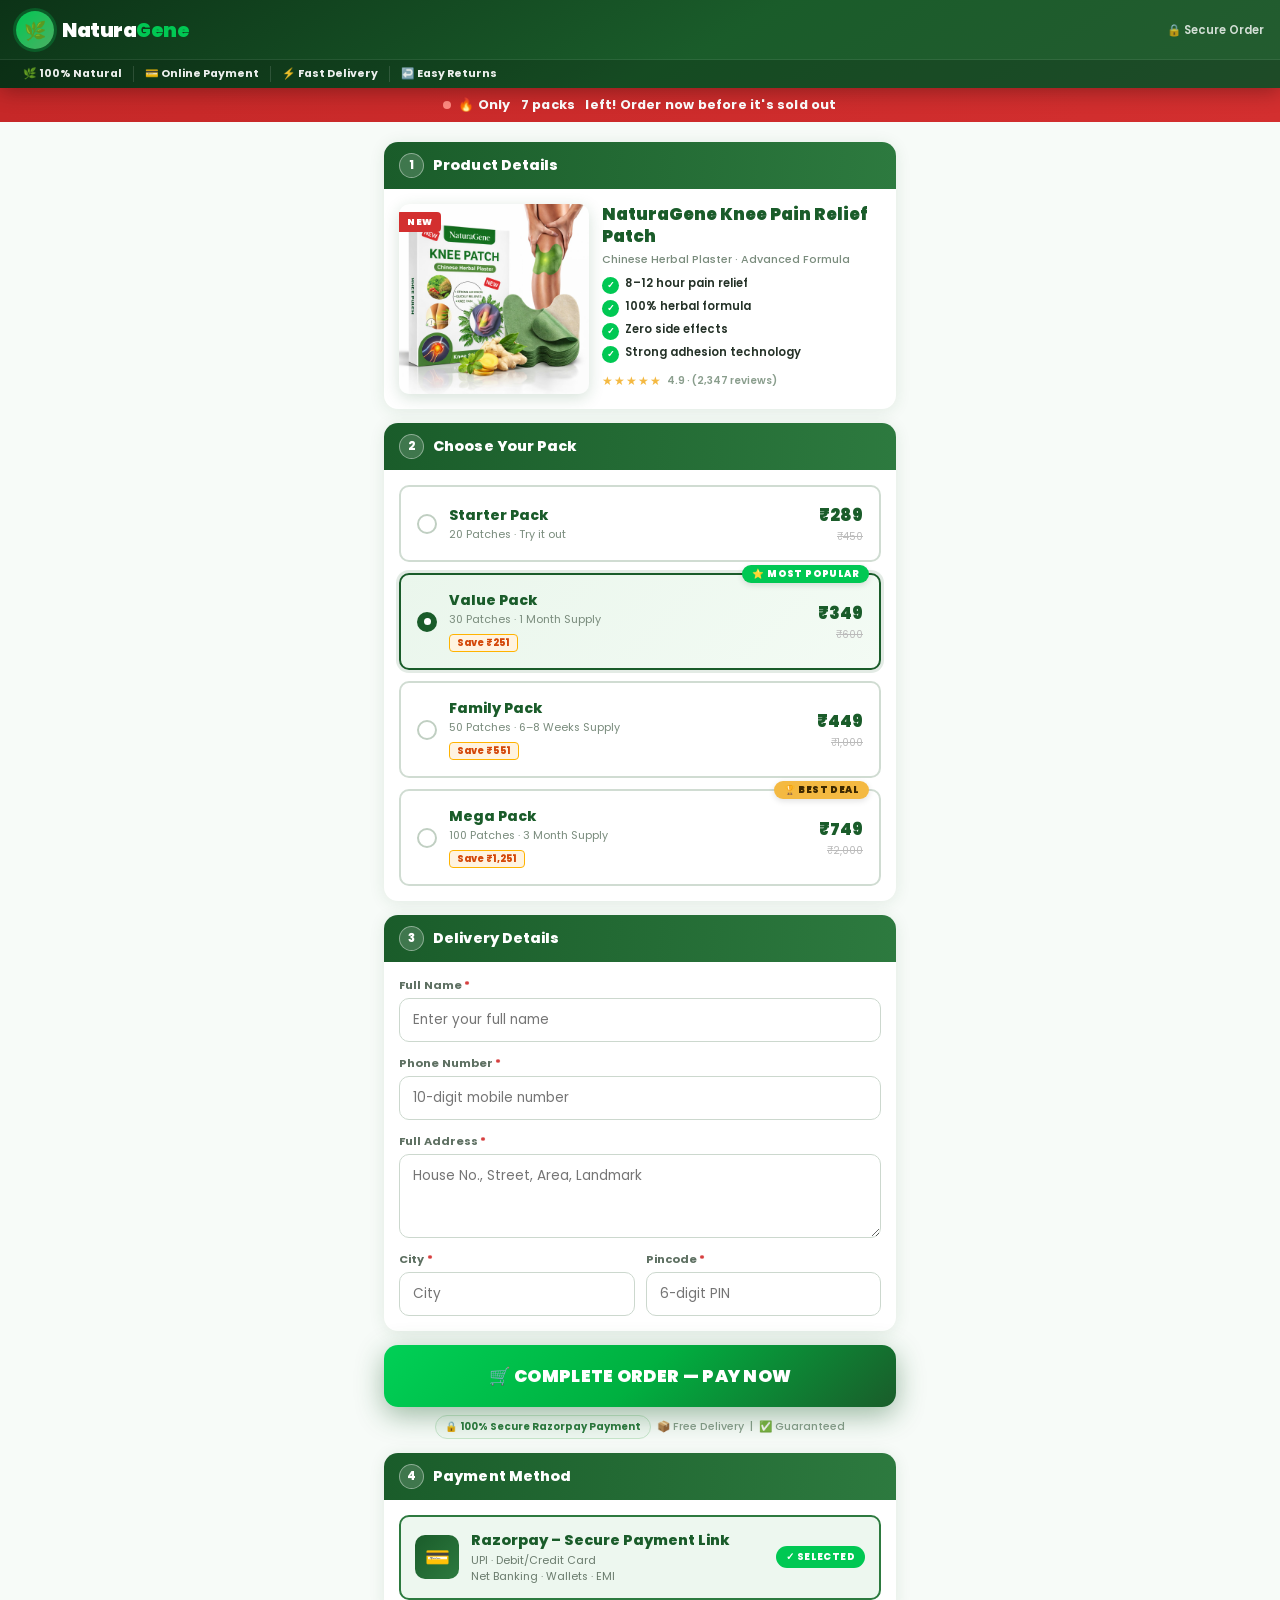
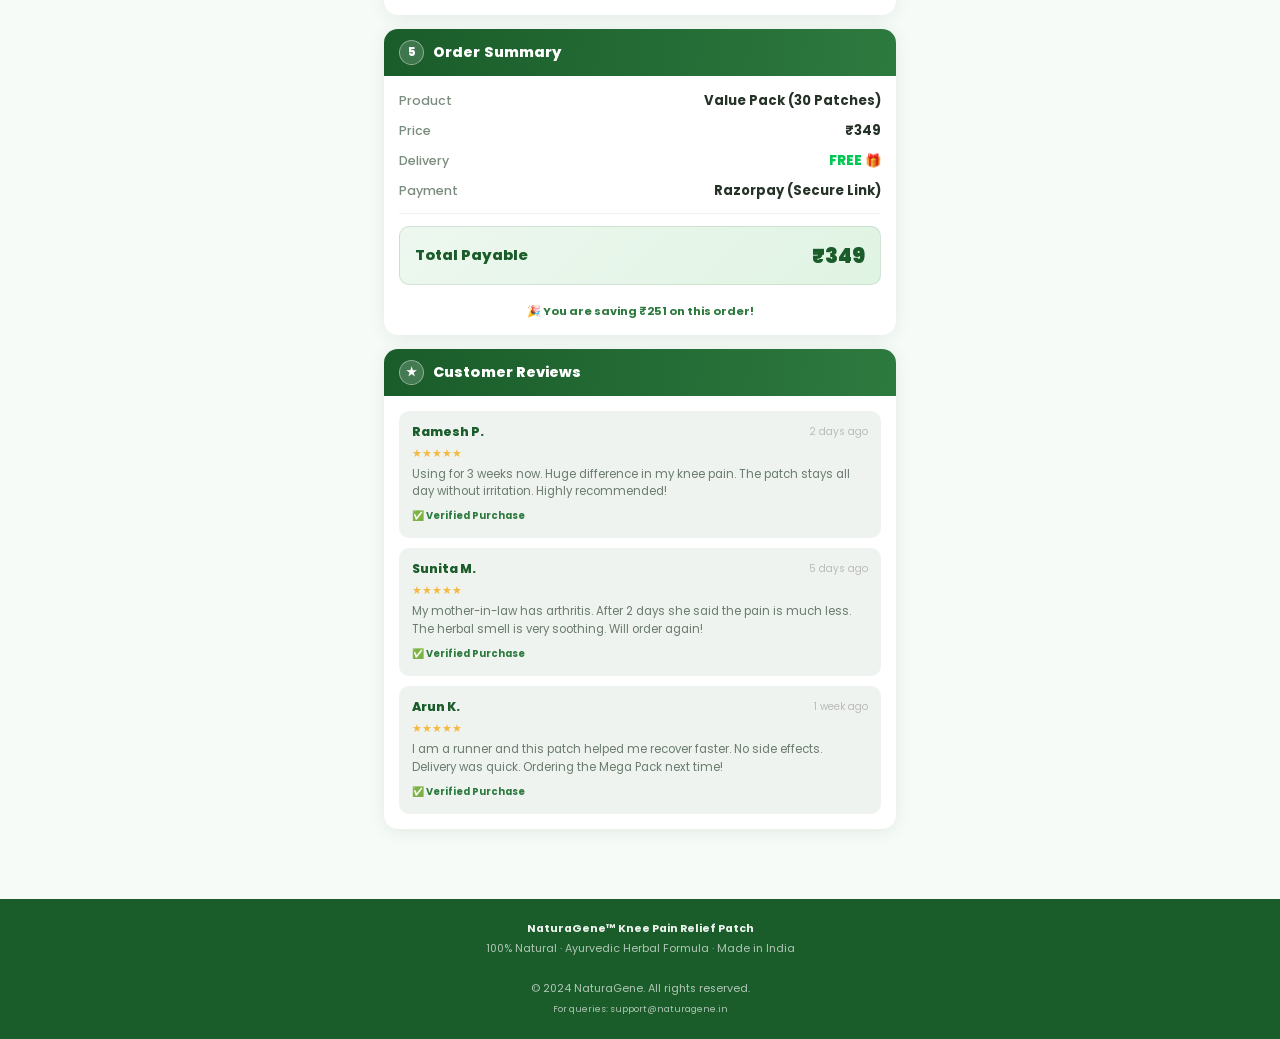
<file: checkout.html>
<!DOCTYPE html>
<html lang="en">
<head>
<meta charset="UTF-8">
<meta name="viewport" content="width=device-width, initial-scale=1.0, maximum-scale=1.0, user-scalable=no">
<title>NaturaGene &#8211; Knee Pain Relief Patch | Order Now</title>
<link href="https://fonts.googleapis.com/css2?family=Poppins:wght@400;500;600;700;800;900&display=swap" rel="stylesheet">
<style>

:root{
  --g1:#1a5c2a;--g2:#2d7a3f;--g3:#4caf63;--g4:#edf7ef;
  --g5:#00c853;--gold:#f4b942;--red:#d32f2f;
  --white:#fff;--off:#f7fbf8;--gray:#eef3ef;--body:#253228;
  --sh:0 2px 16px rgba(26,92,42,.10);--r:14px;--rs:10px;
}
*,*::before,*::after{box-sizing:border-box;margin:0;padding:0;}
html{font-size:16px;scroll-behavior:smooth;}
body{font-family:'Poppins',sans-serif;background:var(--off);color:var(--body);overflow-x:hidden;-webkit-text-size-adjust:100%;}
header{background:linear-gradient(150deg,#0c3317 0%,var(--g1) 55%,#245c30 100%);position:sticky;top:0;z-index:300;box-shadow:0 3px 20px rgba(0,0,0,.32);}
.hdr-top{display:flex;align-items:center;justify-content:space-between;padding:11px 16px 10px;border-bottom:1px solid rgba(255,255,255,.08);min-height:52px;}
.logo{display:flex;align-items:center;gap:8px;text-decoration:none;}
.logo-icon{width:38px;height:38px;border-radius:50%;flex-shrink:0;background:linear-gradient(135deg,#00c853,#4caf63);display:flex;align-items:center;justify-content:center;font-size:18px;box-shadow:0 0 0 3px rgba(0,200,83,.25);}
.logo-text{font-size:1.22rem;font-weight:900;color:#fff;letter-spacing:-.5px;}
.logo-text span{color:#00c853;}
.hdr-sec{font-size:.72rem;color:rgba(255,255,255,.8);font-weight:600;display:flex;align-items:center;gap:4px;}
.trust-bar{background:rgba(0,0,0,.18);overflow-x:auto;scrollbar-width:none;display:flex;align-items:center;padding:6px 12px;gap:0;}
.trust-bar::-webkit-scrollbar{display:none;}
.trust-item{display:flex;align-items:center;gap:5px;white-space:nowrap;font-size:.68rem;font-weight:700;color:rgba(255,255,255,.92);padding:0 11px;border-right:1px solid rgba(255,255,255,.13);}
.trust-item:last-child{border-right:none;}
.urgency{background:linear-gradient(90deg,#c62828,var(--red));color:#fff;text-align:center;padding:8px 14px;font-size:.8rem;font-weight:700;letter-spacing:.2px;display:flex;align-items:center;justify-content:center;gap:7px;animation:pulseB 2.4s ease-in-out infinite;}
@keyframes pulseB{0%,100%{opacity:1;}50%{opacity:.84;}}
.udot{width:8px;height:8px;background:#ff8a80;border-radius:50%;animation:blink 1.1s infinite;flex-shrink:0;}
@keyframes blink{0%,100%{opacity:1;}50%{opacity:.15;}}
main{max-width:560px;margin:0 auto;padding:14px 12px 60px;display:flex;flex-direction:column;gap:14px;}
.card{background:var(--white);border-radius:var(--r);box-shadow:var(--sh);overflow:hidden;animation:fadeUp .45s ease both;}
@keyframes fadeUp{from{opacity:0;transform:translateY(16px);}to{opacity:1;transform:none;}}
.card:nth-child(1){animation-delay:.05s;}.card:nth-child(2){animation-delay:.10s;}.card:nth-child(3){animation-delay:.15s;}.card:nth-child(4){animation-delay:.20s;}.card:nth-child(5){animation-delay:.25s;}.card:nth-child(6){animation-delay:.30s;}
.ch{background:linear-gradient(95deg,var(--g1) 0%,var(--g2) 100%);padding:11px 15px;display:flex;align-items:center;gap:9px;}
.cn{width:25px;height:25px;border-radius:50%;flex-shrink:0;background:rgba(255,255,255,.16);border:1.5px solid rgba(255,255,255,.4);display:flex;align-items:center;justify-content:center;font-size:.72rem;font-weight:800;color:#fff;}
.ch h2{font-size:.9rem;font-weight:800;color:#fff;letter-spacing:.1px;}
.cb{padding:15px;}
.prod-layout{display:flex;gap:13px;align-items:flex-start;}
.prod-img-wrap{flex-shrink:0;width:145px;height:145px;border-radius:var(--rs);overflow:hidden;background:#f0f8f2;box-shadow:0 4px 16px rgba(26,92,42,.18);position:relative;}
.prod-img-wrap img{width:100%;height:100%;object-fit:cover;display:block;}
.img-badge{position:absolute;top:8px;left:0;background:var(--red);color:#fff;font-size:.57rem;font-weight:900;padding:3px 8px;border-radius:0 4px 4px 0;text-transform:uppercase;letter-spacing:.6px;}
.prod-info{flex:1;min-width:0;}
.prod-name{font-size:.97rem;font-weight:900;color:var(--g1);line-height:1.3;margin-bottom:4px;}
.prod-sub{font-size:.68rem;color:#7a8c7d;margin-bottom:8px;font-weight:500;}
.ben-list{list-style:none;display:flex;flex-direction:column;gap:5px;}
.ben-list li{display:flex;align-items:flex-start;gap:6px;font-size:.72rem;font-weight:600;color:var(--body);line-height:1.35;}
.chk{width:17px;height:17px;border-radius:50%;flex-shrink:0;background:#00c853;display:flex;align-items:center;justify-content:center;color:#fff;font-size:9px;font-weight:900;margin-top:1px;}
.stars-row{display:flex;align-items:center;gap:5px;margin-top:9px;}
.stars{color:var(--gold);font-size:12px;letter-spacing:1px;}
.rtext{font-size:.65rem;color:#8a9e8d;font-weight:600;}
/* PACK SELECTION - CRITICAL FIX */
.packs{display:flex;flex-direction:column;gap:11px;}
.pack{border:2.5px solid #d0dcd2;border-radius:var(--rs);padding:13px 14px 12px;cursor:pointer;display:flex;align-items:center;gap:12px;position:relative;background:var(--white);user-select:none;transition:border-color .22s,background .22s,transform .15s,box-shadow .22s;-webkit-tap-highlight-color:transparent;outline:none;}
.pack:active{transform:scale(.985);}
.pack.sel{border-color:var(--g1)!important;background:linear-gradient(135deg,#eaf6ec,#f3fbf4)!important;box-shadow:0 0 0 3px rgba(26,92,42,.12)!important;}
.prad{width:20px;height:20px;border-radius:50%;flex-shrink:0;border:2.5px solid #c0cfc2;display:flex;align-items:center;justify-content:center;transition:border-color .2s,background .2s;pointer-events:none;}
.pack.sel .prad{border-color:var(--g1)!important;background:var(--g1)!important;}
.prad-dot{width:7px;height:7px;background:#fff;border-radius:50%;opacity:0;transition:opacity .18s;pointer-events:none;}
.pack.sel .prad-dot{opacity:1!important;}
.pdet{flex:1;min-width:0;pointer-events:none;}
.pname{font-size:.88rem;font-weight:800;color:var(--g1);}
.pdesc{font-size:.68rem;color:#7a8c7d;margin-top:1px;}
.psave{display:inline-block;background:#fff3e0;border:1px solid #ffb300;color:#d4480a;font-size:.6rem;font-weight:800;padding:1px 7px;border-radius:4px;margin-top:4px;}
.pprice-wrap{text-align:right;flex-shrink:0;pointer-events:none;}
.pprice{font-size:1.0rem;font-weight:900;color:var(--g1);white-space:nowrap;}
.pold{font-size:.65rem;color:#bbb;text-decoration:line-through;display:block;margin-top:1px;}
.ptag{position:absolute;top:-10px;right:10px;padding:2px 10px;border-radius:20px;font-size:.59rem;font-weight:900;letter-spacing:.4px;text-transform:uppercase;box-shadow:0 2px 6px rgba(0,0,0,.12);pointer-events:none;}
.ptag-pop{background:#00c853;color:#fff;}
.ptag-deal{background:var(--gold);color:#3d2800;}
.fgrid{display:flex;flex-direction:column;gap:13px;}
.frow{display:grid;grid-template-columns:1fr 1fr;gap:11px;}
.field{display:flex;flex-direction:column;gap:4px;}
.field label{font-size:.7rem;font-weight:700;color:#5e7062;letter-spacing:.1px;}
.req{color:var(--red);}
.field input,.field textarea{border:1.5px solid #ccd8ce;border-radius:var(--rs);padding:11px 13px;font-family:'Poppins',sans-serif;font-size:.85rem;color:var(--body);background:var(--white);outline:none;width:100%;-webkit-appearance:none;appearance:none;transition:border-color .2s,box-shadow .2s;}
.field input:focus,.field textarea:focus{border-color:var(--g2);box-shadow:0 0 0 3px rgba(45,122,63,.1);}
.field textarea{resize:vertical;min-height:62px;}
.ferr{font-size:.65rem;color:var(--red);font-weight:600;display:none;margin-top:2px;}
.field.err .ferr{display:block;}
.field.err input,.field.err textarea{border-color:var(--red);box-shadow:0 0 0 2.5px rgba(211,47,47,.1);}
.pay-opt{border:2px solid var(--g2);border-radius:var(--rs);padding:13px 14px;background:var(--g4);display:flex;align-items:center;gap:12px;}
.pay-icon{width:44px;height:44px;border-radius:var(--rs);flex-shrink:0;background:linear-gradient(135deg,var(--g1),var(--g2));display:flex;align-items:center;justify-content:center;font-size:20px;}
.pay-title{font-size:.9rem;font-weight:800;color:var(--g1);}
.pay-sub{font-size:.68rem;color:#6b7c6e;margin-top:2px;line-height:1.45;}
.pay-badge{margin-left:auto;flex-shrink:0;background:#00c853;color:#fff;font-size:.61rem;font-weight:800;padding:4px 10px;border-radius:20px;text-transform:uppercase;letter-spacing:.4px;}
.srows{display:flex;flex-direction:column;gap:10px;}
.srow{display:flex;justify-content:space-between;align-items:center;}
.slabel{font-size:.78rem;color:#7a8c7d;font-weight:500;}
.sval{font-size:.82rem;font-weight:700;color:var(--body);text-align:right;}
.sfree{font-size:.82rem;font-weight:800;color:#00c853;}
.sdiv{height:1px;background:var(--gray);margin:2px 0;}
.stot{display:flex;justify-content:space-between;align-items:center;background:linear-gradient(135deg,var(--g4),#e0f4e3);border-radius:var(--rs);padding:13px 15px;border:1.5px solid rgba(26,92,42,.12);}
.stot-lbl{font-size:.92rem;font-weight:800;color:var(--g1);}
.stot-price{font-size:1.28rem;font-weight:900;color:var(--g1);}
.you-save{text-align:center;font-size:.7rem;font-weight:700;color:var(--g2);margin-top:8px;}
.revs{display:flex;flex-direction:column;gap:10px;}
.rev{background:var(--gray);border-radius:var(--rs);padding:12px 13px;}
.rev-top{display:flex;align-items:center;justify-content:space-between;margin-bottom:4px;}
.rev-name{font-size:.77rem;font-weight:800;color:var(--g1);}
.rev-date{font-size:.63rem;color:#bbb;}
.rev-stars{color:var(--gold);font-size:11px;margin-bottom:4px;}
.rev-text{font-size:.72rem;color:#6b7c6e;line-height:1.55;}
.verified{display:inline-flex;align-items:center;gap:3px;font-size:.61rem;color:var(--g2);font-weight:700;margin-top:5px;}
.cta-wrap{display:flex;flex-direction:column;gap:0;}
.btn-confirm{width:100%;padding:17px 20px;background:linear-gradient(135deg,#00d056,#00b040,#1a5c2a);color:#fff;font-family:'Poppins',sans-serif;font-size:1.02rem;font-weight:900;letter-spacing:.3px;text-transform:uppercase;border:none;border-radius:var(--r);cursor:pointer;display:flex;align-items:center;justify-content:center;gap:10px;box-shadow:0 8px 28px rgba(26,92,42,.42);transition:transform .15s,box-shadow .15s;position:relative;overflow:hidden;-webkit-tap-highlight-color:transparent;}
.btn-confirm::before{content:'';position:absolute;inset:0;background:rgba(255,255,255,.12);opacity:0;transition:.2s;}
.btn-confirm:hover::before{opacity:1;}
.btn-confirm:hover{transform:translateY(-2px);box-shadow:0 12px 36px rgba(26,92,42,.52);}
.btn-confirm:active{transform:scale(.985);}
.btn-confirm.loading{pointer-events:none;opacity:.84;}
.spinner{width:20px;height:20px;flex-shrink:0;border:2.5px solid rgba(255,255,255,.3);border-top-color:#fff;border-radius:50%;animation:spin .7s linear infinite;display:none;}
.btn-confirm.loading .spinner{display:block;}
.btn-confirm.loading .btext{display:none;}
@keyframes spin{to{transform:rotate(360deg);}}
.btn-sub{text-align:center;font-size:.67rem;color:#8a9e8d;font-weight:500;margin-top:8px;display:flex;align-items:center;justify-content:center;gap:5px;flex-wrap:wrap;}
.toast{position:fixed;bottom:20px;left:50%;transform:translateX(-50%) translateY(60px);background:var(--g1);color:#fff;padding:10px 22px;border-radius:30px;font-size:.78rem;font-weight:700;box-shadow:0 6px 20px rgba(0,0,0,.26);transition:transform .3s cubic-bezier(.34,1.56,.64,1),opacity .3s;opacity:0;z-index:9999;white-space:nowrap;pointer-events:none;}
.toast.show{transform:translateX(-50%) translateY(0);opacity:1;}
footer{background:var(--g1);color:rgba(255,255,255,.65);text-align:center;padding:20px 16px;font-size:.68rem;line-height:1.85;}
footer strong{color:rgba(255,255,255,.92);}
@media(max-width:360px){.prod-img-wrap{width:120px;height:120px;}.prod-name{font-size:.88rem;}.pprice{font-size:.92rem;}.trust-item{font-size:.62rem;padding:0 8px;}.btn-confirm{font-size:.9rem;padding:15px 16px;}}
@media(min-width:600px){main{padding:20px 24px 70px;}.prod-img-wrap{width:175px;height:175px;}.prod-name{font-size:1.05rem;}.pack{padding:15px 16px;}.pprice{font-size:1.05rem;}.btn-confirm{font-size:1.08rem;padding:18px 24px;}}
@media(min-width:900px){main{max-width:560px;}.prod-img-wrap{width:190px;height:190px;}}
::-webkit-scrollbar{width:4px;}
::-webkit-scrollbar-thumb{background:var(--g2);border-radius:10px;}

/* CTA placed below delivery */
.cta-delivery { margin-top: 0; }
.cta-delivery .btn-confirm { width: 100%; }
.pay-info-bar {
  display: flex; align-items: center; justify-content: center;
  gap: 6px; flex-wrap: wrap;
  font-size: .67rem; color: #8a9e8d; font-weight: 500; margin-top: 8px;
}
.secure-badge {
  display: inline-flex; align-items: center; gap: 4px;
  background: #f0f8f2; border: 1px solid #c8e6cc;
  color: #2d7a3f; font-size: .63rem; font-weight: 700;
  padding: 3px 9px; border-radius: 20px;
}

</style>
</head>
<body>

<!-- HEADER -->
<header>
  <div class="hdr-top">
    <a href="#" class="logo">
      <div class="logo-icon">&#127807;</div>
      <span class="logo-text">Natura<span>Gene</span></span>
    </a>
    <div class="hdr-sec">&#128274; Secure Order</div>
  </div>
  <div class="trust-bar">
    <div class="trust-item">&#127807; 100% Natural</div>
    <div class="trust-item">&#128179; Online Payment</div>
    <div class="trust-item">&#9889; Fast Delivery</div>
    <div class="trust-item">&#8617;&#65039; Easy Returns</div>
  </div>
</header>

<!-- URGENCY BANNER -->
<div class="urgency">
  <div class="udot"></div>
  &#128293; Only <strong id="stockCount">&nbsp;7 packs&nbsp;</strong> left! Order now before it&apos;s sold out
</div>

<main>

  <!-- 1. PRODUCT DETAILS -->
  <div class="card">
    <div class="ch"><div class="cn">1</div><h2>Product Details</h2></div>
    <div class="cb">
      <div class="prod-layout">
        <div class="prod-img-wrap">
          <span class="img-badge">NEW</span>
          <img src="[data-uri]" alt="NaturaGene Knee Pain Relief Patch" loading="eager">
        </div>
        <div class="prod-info">
          <div class="prod-name">NaturaGene Knee Pain Relief Patch</div>
          <div class="prod-sub">Chinese Herbal Plaster &middot; Advanced Formula</div>
          <ul class="ben-list">
            <li><span class="chk">&#10003;</span>8&#8211;12 hour pain relief</li>
            <li><span class="chk">&#10003;</span>100% herbal formula</li>
            <li><span class="chk">&#10003;</span>Zero side effects</li>
            <li><span class="chk">&#10003;</span>Strong adhesion technology</li>
          </ul>
          <div class="stars-row">
            <span class="stars">&#9733;&#9733;&#9733;&#9733;&#9733;</span>
            <span class="rtext">4.9 &middot; (2,347 reviews)</span>
          </div>
        </div>
      </div>
    </div>
  </div>

  <!-- 2. CHOOSE PACK -->
  <div class="card">
    <div class="ch"><div class="cn">2</div><h2>Choose Your Pack</h2></div>
    <div class="cb">
      <div class="packs" id="packsContainer">

        <div class="pack" id="pack-289"
             data-price="289"
             data-name="Starter Pack (20 Patches)"
             data-saving="161"
             onclick="selectPack(this)">
          <div class="prad"><div class="prad-dot"></div></div>
          <div class="pdet">
            <div class="pname">Starter Pack</div>
            <div class="pdesc">20 Patches &middot; Try it out</div>
          </div>
          <div class="pprice-wrap">
            <div class="pprice">&#8377;289</div>
            <span class="pold">&#8377;450</span>
          </div>
        </div>

        <div class="pack sel" id="pack-349"
             data-price="349"
             data-name="Value Pack (30 Patches)"
             data-saving="251"
             onclick="selectPack(this)">
          <span class="ptag ptag-pop">&#11088; Most Popular</span>
          <div class="prad"><div class="prad-dot"></div></div>
          <div class="pdet">
            <div class="pname">Value Pack</div>
            <div class="pdesc">30 Patches &middot; 1 Month Supply</div>
            <span class="psave">Save &#8377;251</span>
          </div>
          <div class="pprice-wrap">
            <div class="pprice">&#8377;349</div>
            <span class="pold">&#8377;600</span>
          </div>
        </div>

        <div class="pack" id="pack-449"
             data-price="449"
             data-name="Family Pack (50 Patches)"
             data-saving="551"
             onclick="selectPack(this)">
          <div class="prad"><div class="prad-dot"></div></div>
          <div class="pdet">
            <div class="pname">Family Pack</div>
            <div class="pdesc">50 Patches &middot; 6&#8211;8 Weeks Supply</div>
            <span class="psave">Save &#8377;551</span>
          </div>
          <div class="pprice-wrap">
            <div class="pprice">&#8377;449</div>
            <span class="pold">&#8377;1,000</span>
          </div>
        </div>

        <div class="pack" id="pack-749"
             data-price="749"
             data-name="Mega Pack (100 Patches)"
             data-saving="1251"
             onclick="selectPack(this)">
          <span class="ptag ptag-deal">&#127942; Best Deal</span>
          <div class="prad"><div class="prad-dot"></div></div>
          <div class="pdet">
            <div class="pname">Mega Pack</div>
            <div class="pdesc">100 Patches &middot; 3 Month Supply</div>
            <span class="psave">Save &#8377;1,251</span>
          </div>
          <div class="pprice-wrap">
            <div class="pprice">&#8377;749</div>
            <span class="pold">&#8377;2,000</span>
          </div>
        </div>

      </div>
    </div>
  </div>

  <!-- 3. DELIVERY DETAILS -->
  <div class="card">
    <div class="ch"><div class="cn">3</div><h2>Delivery Details</h2></div>
    <div class="cb">
      <div class="fgrid">
        <div class="field" id="f-name">
          <label for="inp-name">Full Name <span class="req">*</span></label>
          <input type="text" id="inp-name" placeholder="Enter your full name" autocomplete="name">
          <span class="ferr">Please enter your full name</span>
        </div>
        <div class="field" id="f-phone">
          <label for="inp-phone">Phone Number <span class="req">*</span></label>
          <input type="tel" id="inp-phone" placeholder="10-digit mobile number" maxlength="10" inputmode="numeric">
          <span class="ferr">Enter a valid 10-digit number</span>
        </div>
        <div class="field" id="f-address">
          <label for="inp-address">Full Address <span class="req">*</span></label>
          <textarea id="inp-address" placeholder="House No., Street, Area, Landmark" rows="3"></textarea>
          <span class="ferr">Please enter your delivery address</span>
        </div>
        <div class="frow">
          <div class="field" id="f-city">
            <label for="inp-city">City <span class="req">*</span></label>
            <input type="text" id="inp-city" placeholder="City">
            <span class="ferr">Enter your city</span>
          </div>
          <div class="field" id="f-pin">
            <label for="inp-pin">Pincode <span class="req">*</span></label>
            <input type="text" id="inp-pin" placeholder="6-digit PIN" maxlength="6" inputmode="numeric">
            <span class="ferr">Enter valid 6-digit PIN</span>
          </div>
        </div>
      </div>
    </div>
  </div>

  <!-- ── CTA: positioned right after delivery details ── -->
  <div class="cta-delivery">
    <button class="btn-confirm" id="btnConfirm" onclick="startPayment()">
      <div class="spinner"></div>
      <span class="btext">&#128722; Complete Order &#8212; Pay Now</span>
    </button>
    <div class="pay-info-bar">
      <span class="secure-badge">&#128274; 100% Secure Razorpay Payment</span>
      <span>&#128230; Free Delivery &nbsp;|&nbsp; &#9989; Guaranteed</span>
    </div>
  </div>

  <!-- 4. PAYMENT METHOD -->
  <div class="card">
    <div class="ch"><div class="cn">4</div><h2>Payment Method</h2></div>
    <div class="cb">
      <div class="pay-opt">
        <div class="pay-icon">&#128179;</div>
        <div>
          <div class="pay-title">Razorpay &#8211; Secure Payment Link</div>
          <div class="pay-sub">UPI &middot; Debit/Credit Card<br>Net Banking &middot; Wallets &middot; EMI</div>
        </div>
        <span class="pay-badge">&#10003; Selected</span>
      </div>
    </div>
  </div>

  <!-- 5. ORDER SUMMARY -->
  <div class="card">
    <div class="ch"><div class="cn">5</div><h2>Order Summary</h2></div>
    <div class="cb">
      <div class="srows">
        <div class="srow">
          <span class="slabel">Product</span>
          <span class="sval" id="s-product">Value Pack (30 Patches)</span>
        </div>
        <div class="srow">
          <span class="slabel">Price</span>
          <span class="sval" id="s-price">&#8377;349</span>
        </div>
        <div class="srow">
          <span class="slabel">Delivery</span>
          <span class="sfree">FREE &#127873;</span>
        </div>
        <div class="srow">
          <span class="slabel">Payment</span>
          <span class="sval">Razorpay (Secure Link)</span>
        </div>
        <div class="sdiv"></div>
        <div class="stot">
          <span class="stot-lbl">Total Payable</span>
          <span class="stot-price" id="s-total">&#8377;349</span>
        </div>
        <p class="you-save" id="s-save">&#127881; You are saving &#8377;251 on this order!</p>
      </div>
    </div>
  </div>

  <!-- CUSTOMER REVIEWS -->
  <div class="card">
    <div class="ch">
      <div class="cn" style="background:rgba(255,255,255,.18);">&#9733;</div>
      <h2>Customer Reviews</h2>
    </div>
    <div class="cb">
      <div class="revs">
        <div class="rev">
          <div class="rev-top"><span class="rev-name">Ramesh P.</span><span class="rev-date">2 days ago</span></div>
          <div class="rev-stars">&#9733;&#9733;&#9733;&#9733;&#9733;</div>
          <p class="rev-text">Using for 3 weeks now. Huge difference in my knee pain. The patch stays all day without irritation. Highly recommended!</p>
          <span class="verified">&#9989; Verified Purchase</span>
        </div>
        <div class="rev">
          <div class="rev-top"><span class="rev-name">Sunita M.</span><span class="rev-date">5 days ago</span></div>
          <div class="rev-stars">&#9733;&#9733;&#9733;&#9733;&#9733;</div>
          <p class="rev-text">My mother-in-law has arthritis. After 2 days she said the pain is much less. The herbal smell is very soothing. Will order again!</p>
          <span class="verified">&#9989; Verified Purchase</span>
        </div>
        <div class="rev">
          <div class="rev-top"><span class="rev-name">Arun K.</span><span class="rev-date">1 week ago</span></div>
          <div class="rev-stars">&#9733;&#9733;&#9733;&#9733;&#9733;</div>
          <p class="rev-text">I am a runner and this patch helped me recover faster. No side effects. Delivery was quick. Ordering the Mega Pack next time!</p>
          <span class="verified">&#9989; Verified Purchase</span>
        </div>
      </div>
    </div>
  </div>

</main>

<footer>
  <strong>NaturaGene&trade; Knee Pain Relief Patch</strong><br>
  100% Natural &middot; Ayurvedic Herbal Formula &middot; Made in India<br><br>
  &copy; 2024 NaturaGene. All rights reserved.<br>
  <small>For queries: support@naturagene.in</small>
</footer>

<!-- Toast notification -->
<div class="toast" id="toast"></div>

<script>

// ── Payment Links ────────────────────────────────────
var PAYMENT_LINKS = {
  "289": "https://rzp.io/rzp/03nfm4Pi",
  "349": "https://rzp.io/rzp/uB4yH81",
  "449": "https://rzp.io/rzp/wzI0RbX7",
  "749": "https://rzp.io/rzp/MB3wy58"
};

// ── Google Sheet URL ─────────────────────────────────
var SHEET_URL = "https://script.google.com/macros/s/AKfycbzWpdVOZN5m92OPiW79Of2IPEsQA0yi0-IUgDl9HWLGN4vPwAoAEc8_AFhtCh6-q24/exec";
var WA_NUM    = "917383929008";

// ── Read URL params (for landing page links) ─────────
var urlParams  = new URLSearchParams(window.location.search);
var urlPrice   = urlParams.get("price");
var urlPkName  = urlParams.get("name");

// ── Pack state (default: Value Pack 349) ─────────────
var selectedPrice  = urlPrice ? parseInt(urlPrice, 10) : 349;
var selectedName   = urlPkName  ? decodeURIComponent(urlPkName) : "Value Pack (30 Patches)";
var selectedSaving = 251;

// Auto-select pack if price came from URL
if (urlPrice) {
  var packEl = document.querySelector('[data-price="' + urlPrice + '"]');
  if (packEl) {
    document.querySelectorAll('.pack').forEach(function(p){ p.classList.remove('sel'); });
    packEl.classList.add('sel');
    selectedSaving = parseInt(packEl.getAttribute('data-saving'), 10) || 0;
  }
}

// ── Pack Selection ───────────────────────────────────
function selectPack(el) {
  document.querySelectorAll('.pack').forEach(function(p){ p.classList.remove('sel'); });
  el.classList.add('sel');
  selectedPrice  = parseInt(el.getAttribute('data-price'), 10);
  selectedName   = el.getAttribute('data-name');
  selectedSaving = parseInt(el.getAttribute('data-saving'), 10);
  updateSummary();
}

function updateSummary() {
  var priceStr = '\u20B9' + selectedPrice;
  document.getElementById('s-product').textContent = selectedName;
  document.getElementById('s-price').textContent   = priceStr;
  document.getElementById('s-total').textContent   = priceStr;
  document.getElementById('s-save').textContent    =
    '\uD83C\uDF89 You are saving \u20B9' + selectedSaving + ' on this order!';
}

// ── Form Validation ──────────────────────────────────
function validateForm() {
  var ok = true;
  var fields = [
    { iid: 'inp-name',    fid: 'f-name',    fn: function(v){ return v.trim().length >= 2; } },
    { iid: 'inp-phone',   fid: 'f-phone',   fn: function(v){ return /^[6-9][0-9]{9}$/.test(v.trim()); } },
    { iid: 'inp-address', fid: 'f-address', fn: function(v){ return v.trim().length >= 5; } },
    { iid: 'inp-city',    fid: 'f-city',    fn: function(v){ return v.trim().length >= 2; } },
    { iid: 'inp-pin',     fid: 'f-pin',     fn: function(v){ return /^[0-9]{6}$/.test(v.trim()); } }
  ];
  for (var i = 0; i < fields.length; i++) {
    var f     = fields[i];
    var input = document.getElementById(f.iid);
    var wrap  = document.getElementById(f.fid);
    if (!f.fn(input.value)) {
      wrap.classList.add('err');
      ok = false;
      (function(inp, w, fn){
        function live(){ if(fn(inp.value)){ w.classList.remove('err'); inp.removeEventListener('input',live); } }
        inp.addEventListener('input', live);
      })(input, wrap, f.fn);
    } else {
      wrap.classList.remove('err');
    }
  }
  return ok;
}

// ── Save to Google Sheet ─────────────────────────────
function saveToSheet(data) {
  // Method 1: image pixel (CORS-free)
  try {
    var q = Object.keys(data).map(function(k){
      return encodeURIComponent(k) + '=' + encodeURIComponent(data[k]);
    }).join('&');
    new Image().src = SHEET_URL + '?' + q;
  } catch(e){}
  // Method 2: fetch no-cors backup
  try {
    fetch(SHEET_URL, {
      method: 'POST', mode: 'no-cors',
      headers: {'Content-Type':'application/json'},
      body: JSON.stringify(data)
    }).catch(function(){});
  } catch(e){}
}

// ── Main Payment Function ────────────────────────────
function startPayment() {
  if (!validateForm()) {
    showToast('\u26A0\uFE0F Please fill all required fields correctly');
    var firstErr = document.querySelector('.err');
    if (firstErr) firstErr.scrollIntoView({ behavior: 'smooth', block: 'center' });
    return;
  }

  var name    = document.getElementById('inp-name').value.trim();
  var phone   = document.getElementById('inp-phone').value.trim();
  var address = document.getElementById('inp-address').value.trim();
  var city    = document.getElementById('inp-city').value.trim();
  var pincode = document.getElementById('inp-pin').value.trim();

  // Disable button + show loading
  var btn = document.getElementById('btnConfirm');
  btn.classList.add('loading');

  // Save order to sheet
  saveToSheet({
    name: name, phone: phone, address: address,
    city: city, pincode: pincode,
    product: 'NaturaGene Knee Patch - ' + selectedName,
    price: selectedPrice
  });

  // WhatsApp notification (non-blocking)
  try {
    var txt = encodeURIComponent(
      '\uD83D\uDED2 New Order!\n'
      + 'Name: '    + name          + '\n'
      + 'Phone: '   + phone         + '\n'
      + 'Product: ' + selectedName  + '\n'
      + 'Price: \u20B9' + selectedPrice + '\n'
      + 'Address: ' + address + ', ' + city + ' - ' + pincode
    );
    window.open('https://wa.me/' + WA_NUM + '?text=' + txt, '_blank');
  } catch(e){}

  // Get payment link
  var link = PAYMENT_LINKS[String(selectedPrice)];
  if (!link) {
    btn.classList.remove('loading');
    showToast('\u274C Invalid pack selected. Please choose a pack above.');
    return;
  }

  showToast('\u2705 Redirecting to secure payment...');
  setTimeout(function(){ window.location.href = link; }, 700);
}

// ── Input filters ────────────────────────────────────
document.getElementById('inp-phone').addEventListener('input', function(){
  this.value = this.value.replace(/[^0-9]/g,'').slice(0,10);
});
document.getElementById('inp-pin').addEventListener('input', function(){
  this.value = this.value.replace(/[^0-9]/g,'').slice(0,6);
});

// ── Toast ────────────────────────────────────────────
function showToast(msg) {
  var t = document.getElementById('toast');
  t.textContent = msg;
  t.classList.add('show');
  setTimeout(function(){ t.classList.remove('show'); }, 3500);
}

// ── Live stock countdown ─────────────────────────────
var stock = 7;
setInterval(function(){
  if (stock > 3 && Math.random() < 0.04) {
    stock--;
    document.getElementById('stockCount').textContent = ' ' + stock + ' packs ';
  }
}, 10000);

// ── Ambient sound (Indian pentatonic) ────────────────
var soundOn = false;
function startSound(){
  if(soundOn) return; soundOn = true;
  try{
    var ctx = new (window.AudioContext||window.webkitAudioContext)();
    var notes = [261.63,293.66,329.63,392.00,440.00,392.00,349.23,293.66];
    var gap = 1.5, t = ctx.currentTime + 0.5;
    function loop(){
      for(var i=0;i<notes.length;i++){
        (function(f,s){
          var o=ctx.createOscillator(), g=ctx.createGain();
          o.connect(g); g.connect(ctx.destination);
          o.type='sine'; o.frequency.value=f;
          g.gain.setValueAtTime(0,s);
          g.gain.linearRampToValueAtTime(0.03,s+0.25);
          g.gain.linearRampToValueAtTime(0,s+gap*0.88);
          o.start(s); o.stop(s+gap);
        })(notes[i], t+i*gap);
      }
      t += notes.length*gap;
      setTimeout(loop,(notes.length*gap-0.8)*1000);
    }
    loop();
  }catch(e){}
}
document.addEventListener('touchstart',startSound,{once:true,passive:true});
document.addEventListener('click',startSound,{once:true,passive:true});

</script>
</body>
</html>
</file>
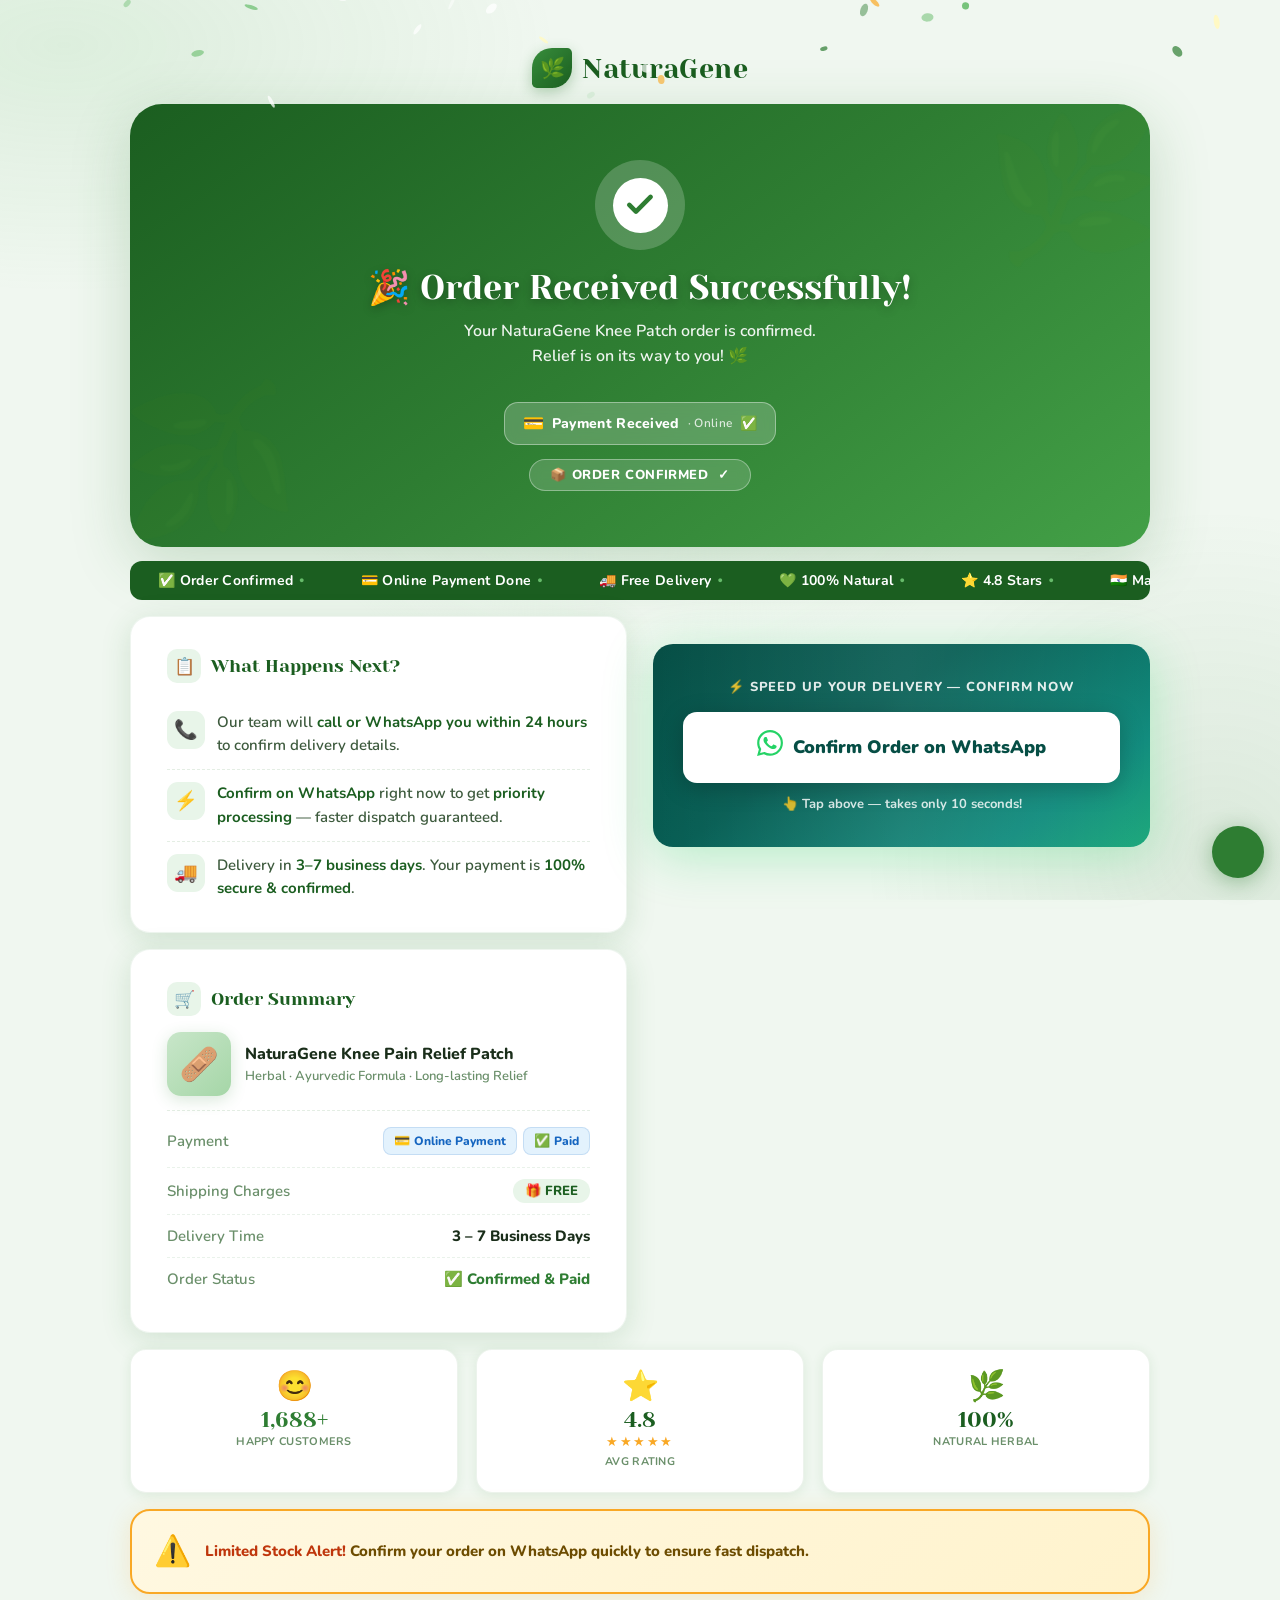
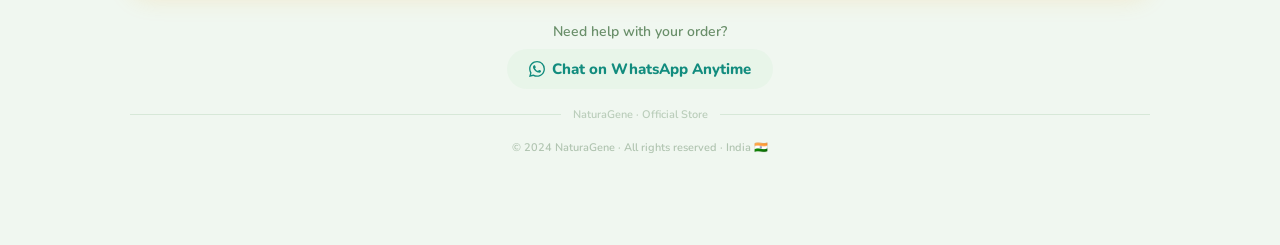
<file: thankyou.html>
<!DOCTYPE html>
<html lang="en">
<head>
<meta charset="UTF-8">
<meta name="viewport" content="width=device-width, initial-scale=1.0">
<title>Order Confirmed – NaturaGene Knee Patch</title>
<link href="https://fonts.googleapis.com/css2?family=Yeseva+One&family=Nunito:wght@400;600;700;800;900&display=swap" rel="stylesheet">
<style>
/* ═══════════════════════════════════════
   RESET
═══════════════════════════════════════ */
*,*::before,*::after{box-sizing:border-box;margin:0;padding:0}
html{scroll-behavior:smooth}

/* ═══════════════════════════════════════
   CSS VARIABLES
═══════════════════════════════════════ */
:root{
  --gd:#1B5E20; --gm:#2E7D32; --gn:#388E3C; --gl:#66BB6A;
  --gp:#E8F5E9; --gf:#F0F7F0;
  --wa:#25D366; --wd:#128C7E;
  --gold:#F9A825; --gold-bg:#FFF8E1;
  --bp:#1565C0;  --bl:#E3F2FD;
  --td:#1A2E1A;  --tm:#3D5A3D; --ts:#6A8F6A;
  --white:#fff;
  --sh-s:0 2px 12px rgba(46,125,50,.10);
  --sh-m:0 6px 30px rgba(46,125,50,.16);
  --sh-l:0 16px 60px rgba(46,125,50,.22);
  --r:20px; --rl:32px;
}

/* ═══════════════════════════════════════
   BODY & BACKGROUND
═══════════════════════════════════════ */
body{
  font-family:'Nunito',sans-serif;
  background:var(--gf);
  color:var(--td);
  min-height:100vh;
  overflow-x:hidden;
}
body::before{
  content:'';position:fixed;inset:0;pointer-events:none;z-index:0;
  background:
    radial-gradient(ellipse 70% 50% at 5%  5%,  rgba(102,187,106,.14)0%,transparent 55%),
    radial-gradient(ellipse 50% 70% at 95% 95%, rgba(46,125,50,.11) 0%,transparent 55%),
    radial-gradient(ellipse 40% 40% at 50% 50%, rgba(232,245,233,.55)0%,transparent 70%);
}

/* ═══════════════════════════════════════
   ANIMATIONS
═══════════════════════════════════════ */
@keyframes fadeUp{from{opacity:0;transform:translateY(30px)}to{opacity:1;transform:translateY(0)}}
@keyframes popIn{0%{opacity:0;transform:scale(.55)}70%{transform:scale(1.10)}100%{opacity:1;transform:scale(1)}}
@keyframes pulseRing{0%{box-shadow:0 0 0 0 rgba(255,255,255,.55)}70%{box-shadow:0 0 0 22px rgba(255,255,255,0)}100%{box-shadow:0 0 0 0 rgba(255,255,255,0)}}
@keyframes shimmer{0%{background-position:-500px 0}100%{background-position:500px 0}}
@keyframes bounceWa{0%,100%{transform:translateY(0)scale(1)}30%{transform:translateY(-7px)scale(1.03)}60%{transform:translateY(-2px)scale(1.01)}}
@keyframes ticker{from{transform:translateX(0)}to{transform:translateX(-50%)}}
@keyframes waveBar{0%,100%{height:5px}50%{height:18px}}
@keyframes soundPulse{0%,100%{transform:scale(1);opacity:.85}50%{transform:scale(1.14);opacity:1}}

.fadeUp{animation:fadeUp .65s ease both}
.d1{animation-delay:.10s}.d2{animation-delay:.25s}.d3{animation-delay:.40s}
.d4{animation-delay:.55s}.d5{animation-delay:.70s}.d6{animation-delay:.85s}.d7{animation-delay:1s}

/* ═══════════════════════════════════════
   PAGE WRAPPER — MOBILE FIRST
═══════════════════════════════════════ */
.pw{
  position:relative;z-index:1;
  width:100%;max-width:500px;
  margin:0 auto;
  padding:16px 16px 60px;
}

/* ── TABLET (600px+) ── */
@media(min-width:600px){
  .pw{max-width:640px;padding:24px 28px 64px}
}

/* ── DESKTOP / WINDOW (960px+) ── */
@media(min-width:960px){
  body{padding:0 24px}
  .pw{
    max-width:1020px;
    padding:36px 0 80px;
    display:grid;
    grid-template-columns:1fr 1fr;
    grid-template-areas:
      "brand   brand"
      "hero    hero"
      "ticker  ticker"
      "trust   wa"
      "summary wa"
      "stats   stats"
      "urgency urgency"
      "footer  footer";
    column-gap:26px;
    align-items:start;
  }
  .brand-bar    {grid-area:brand}
  .hero-card    {grid-area:hero}
  .ticker-wrap  {grid-area:ticker}
  .trust-card   {grid-area:trust;  margin-top:22px}
  .wa-card      {grid-area:wa;     margin-top:22px;position:sticky;top:28px}
  .summary-card {grid-area:summary;margin-top:18px}
  .stats-grid   {grid-area:stats;  margin-top:22px}
  .urgency-banner{grid-area:urgency;margin-top:22px}
  .footer       {grid-area:footer}
}

/* ═══════════════════════════════════════
   SOUND BUTTON + SC IFRAME HIDDEN
═══════════════════════════════════════ */
.snd-btn{
  position:fixed;bottom:22px;right:16px;z-index:9999;
  width:52px;height:52px;border-radius:50%;
  background:var(--gm);border:none;cursor:pointer;
  display:flex;align-items:center;justify-content:center;
  box-shadow:0 4px 22px rgba(46,125,50,.42);
  transition:background .2s,transform .15s;
  animation:soundPulse 2.6s ease infinite;
}
.snd-btn:hover{background:var(--gd);transform:scale(1.09);animation:none}
.snd-btn:active{transform:scale(.93)}
.wave-bars{display:flex;align-items:flex-end;gap:3px;height:20px}
.wave-bars span{display:block;width:4px;background:#fff;border-radius:3px;animation:waveBar .75s ease infinite}
.wave-bars span:nth-child(2){animation-delay:.15s}
.wave-bars span:nth-child(3){animation-delay:.30s}
.wave-bars span:nth-child(4){animation-delay:.45s}
.mute-icon{display:none}
/* SoundCloud hidden iframe */
#sc-wrap{
  position:fixed;width:1px;height:1px;
  bottom:0;left:0;opacity:0;pointer-events:none;overflow:hidden;
  z-index:-1;
}

/* ═══════════════════════════════════════
   BRAND BAR
═══════════════════════════════════════ */
.brand-bar{
  display:flex;align-items:center;justify-content:center;gap:10px;
  padding:12px 0 6px;
  animation:fadeUp .5s ease both;
}
.brand-leaf{
  width:clamp(32px,7vw,40px);height:clamp(32px,7vw,40px);
  background:linear-gradient(135deg,var(--gn),var(--gd));
  border-radius:50% 12% 50% 12%;
  display:flex;align-items:center;justify-content:center;
  color:#fff;font-size:clamp(16px,4vw,20px);
  box-shadow:0 4px 14px rgba(46,125,50,.32);
}
.brand-name{
  font-family:'Yeseva One',serif;
  font-size:clamp(20px,5vw,27px);
  color:var(--gd);letter-spacing:.5px;
}

/* ═══════════════════════════════════════
   HERO CARD
═══════════════════════════════════════ */
.hero-card{
  background:linear-gradient(145deg,#1B5E20 0%,#2E7D32 50%,#43A047 100%);
  border-radius:var(--rl);
  padding:clamp(32px,7vw,56px) clamp(22px,6vw,52px);
  text-align:center;color:#fff;
  box-shadow:var(--sh-l);
  position:relative;overflow:hidden;margin-top:10px;
}
.hero-card::before,.hero-card::after{content:'🌿';position:absolute;font-size:clamp(90px,18vw,145px);opacity:.055;pointer-events:none}
.hero-card::before{top:-15px;right:-15px}
.hero-card::after{bottom:-10px;left:-10px;transform:rotate(180deg)}

.check-wrap{
  display:inline-flex;align-items:center;justify-content:center;
  width:clamp(70px,15vw,90px);height:clamp(70px,15vw,90px);
  background:rgba(255,255,255,.20);border-radius:50%;margin-bottom:18px;
  animation:popIn .7s .25s cubic-bezier(.34,1.56,.64,1) both,pulseRing 2.4s 1s ease infinite;
}
.check-icon{
  width:clamp(42px,10vw,55px);height:clamp(42px,10vw,55px);
  background:#fff;border-radius:50%;
  display:flex;align-items:center;justify-content:center;
}
.check-icon svg{width:58%;height:58%}

.hero-title{
  font-family:'Yeseva One',serif;
  font-size:clamp(22px,5.5vw,34px);
  line-height:1.2;margin-bottom:10px;
  text-shadow:0 3px 10px rgba(0,0,0,.25);
}
.hero-sub{
  font-size:clamp(13px,3.4vw,16px);
  font-weight:600;opacity:.92;line-height:1.6;
}
.pay-confirmed-badge{
  display:inline-flex;align-items:center;gap:8px;
  background:rgba(255,255,255,.20);
  border:1.5px solid rgba(255,255,255,.38);
  border-radius:14px;padding:9px 18px;
  margin-top:16px;font-size:clamp(12px,3vw,14px);
  font-weight:800;letter-spacing:.3px;
  backdrop-filter:blur(6px);position:relative;z-index:1;
}
.pay-confirmed-badge .pci{font-size:17px}
.pay-confirmed-badge .pct{opacity:.80;font-weight:600;font-size:.85em}
.order-pill{
  display:inline-block;
  background:rgba(255,255,255,.16);
  border:1.5px solid rgba(255,255,255,.35);
  border-radius:999px;padding:6px 20px;
  font-size:clamp(11px,2.8vw,13px);font-weight:800;
  letter-spacing:.6px;margin-top:14px;
  backdrop-filter:blur(6px);position:relative;z-index:1;
}

/* ═══════════════════════════════════════
   TICKER
═══════════════════════════════════════ */
.ticker-wrap{
  overflow:hidden;background:var(--gd);border-radius:12px;
  padding:10px 0;margin-top:14px;
}
.ticker-track{
  display:flex;white-space:nowrap;
  animation:ticker 20s linear infinite;
}
.ticker-item{
  display:inline-flex;align-items:center;gap:6px;
  color:#fff;font-size:clamp(12px,3vw,14px);
  font-weight:700;padding:0 28px;letter-spacing:.3px;
}
.tdot{color:var(--gl);font-size:9px}

/* ═══════════════════════════════════════
   CARD BASE
═══════════════════════════════════════ */
.card{
  background:#fff;border-radius:var(--r);
  padding:clamp(20px,4.5vw,32px) clamp(18px,4vw,36px);
  box-shadow:var(--sh-m);margin-top:16px;
  border:1px solid rgba(46,125,50,.08);
}
.card-title{
  font-family:'Yeseva One',serif;
  font-size:clamp(15px,4vw,18px);
  color:var(--gd);margin-bottom:16px;
  display:flex;align-items:center;gap:10px;
}
.cti{
  width:34px;height:34px;background:var(--gp);
  border-radius:10px;display:flex;align-items:center;
  justify-content:center;font-size:17px;flex-shrink:0;
}

/* ── Trust rows ── */
.trow{
  display:flex;align-items:flex-start;gap:12px;
  padding:12px 0;border-bottom:1px dashed rgba(46,125,50,.13);
}
.trow:last-child{border-bottom:none;padding-bottom:0}
.tic{
  width:38px;height:38px;border-radius:11px;
  display:flex;align-items:center;justify-content:center;
  font-size:19px;flex-shrink:0;background:var(--gp);
}
.ttxt{font-size:clamp(13px,3.3vw,15px);line-height:1.55;color:var(--tm);font-weight:600}
.ttxt strong{color:var(--gd)}

/* ═══════════════════════════════════════
   WHATSAPP CTA
═══════════════════════════════════════ */
.wa-card{
  background:linear-gradient(145deg,#064E45 0%,#075E54 40%,#128C7E 80%,#1EA97C 100%);
  border-radius:var(--r);
  padding:clamp(22px,5vw,34px) clamp(18px,4.5vw,30px);
  text-align:center;box-shadow:0 10px 50px rgba(37,211,102,.28);
  position:relative;overflow:hidden;margin-top:16px;
}
.wa-card::before{
  content:'';position:absolute;inset:0;
  background:linear-gradient(90deg,transparent 0%,rgba(255,255,255,.07) 50%,transparent 100%);
  background-size:500px 100%;animation:shimmer 3.5s linear infinite;
}
.wa-lbl{
  color:rgba(255,255,255,.88);font-size:clamp(11px,2.8vw,13px);
  font-weight:800;letter-spacing:.9px;text-transform:uppercase;
  margin-bottom:16px;position:relative;z-index:1;
}
.wa-btn{
  display:inline-flex;align-items:center;justify-content:center;gap:10px;
  background:#fff;color:#064E45;
  font-family:'Nunito',sans-serif;
  font-size:clamp(15px,4vw,18px);font-weight:900;
  padding:clamp(14px,3.5vw,18px) clamp(18px,4.5vw,32px);
  border-radius:14px;text-decoration:none;width:100%;
  box-shadow:0 5px 24px rgba(0,0,0,.22);
  transition:transform .2s ease,box-shadow .2s ease;
  animation:bounceWa 3.2s 1.8s ease infinite;
  position:relative;z-index:1;
}
.wa-btn:hover{transform:translateY(-4px)scale(1.02);box-shadow:0 10px 36px rgba(0,0,0,.28);animation:none}
.wa-btn:active{transform:scale(.97)}
.wa-bic{font-size:clamp(20px,5vw,25px)}
.wa-note{color:rgba(255,255,255,.82);font-size:clamp(11px,2.8vw,13px);margin-top:12px;font-weight:700;position:relative;z-index:1}

/* ═══════════════════════════════════════
   ORDER SUMMARY
═══════════════════════════════════════ */
.prod-row{
  display:flex;align-items:center;gap:14px;
  padding-bottom:14px;border-bottom:1px dashed rgba(46,125,50,.13);margin-bottom:4px;
}
.prod-img{
  width:clamp(50px,11vw,64px);height:clamp(50px,11vw,64px);
  background:linear-gradient(135deg,#C8E6C9,#A5D6A7);
  border-radius:14px;display:flex;align-items:center;justify-content:center;
  font-size:clamp(24px,6vw,32px);flex-shrink:0;
  box-shadow:0 4px 16px rgba(46,125,50,.18);
}
.pname{font-size:clamp(14px,3.5vw,16px);font-weight:800;color:var(--td);line-height:1.3}
.psub{font-size:clamp(11px,2.8vw,13px);color:var(--ts);font-weight:600;margin-top:3px}

.orow{
  display:flex;justify-content:space-between;align-items:center;
  padding:11px 0;border-bottom:1px dashed rgba(46,125,50,.10);
  font-size:clamp(13px,3.3vw,15px);
}
.orow:last-child{border-bottom:none}
.olbl{color:var(--ts);font-weight:600}
.oval{color:var(--td);font-weight:800}
.oval.grn{color:var(--gm)}
.oval.free{background:var(--gp);color:var(--gd);padding:3px 12px;border-radius:999px;font-size:.88em}

/* Payment chips */
.pay-row{display:flex;align-items:center;gap:10px;padding:12px 0;border-bottom:1px dashed rgba(46,125,50,.10)}
.pay-lbl{color:var(--ts);font-weight:600;font-size:clamp(13px,3.3vw,15px)}
.chips{display:flex;flex-wrap:wrap;gap:6px;margin-left:auto}
.chip{
  display:inline-flex;align-items:center;gap:4px;
  background:var(--bl);color:var(--bp);
  font-size:clamp(10px,2.5vw,12px);font-weight:800;
  padding:4px 10px;border-radius:8px;
  border:1px solid rgba(21,101,192,.15);
}
.chip-ic{font-size:13px}

/* ═══════════════════════════════════════
   TRUST STATS
═══════════════════════════════════════ */
.stats-grid{
  display:grid;grid-template-columns:repeat(3,1fr);
  gap:clamp(10px,2.5vw,18px);margin-top:16px;
}
.stat-box{
  background:#fff;border-radius:16px;
  padding:clamp(14px,3.5vw,22px) clamp(8px,2vw,14px);
  text-align:center;box-shadow:var(--sh-s);
  border:1px solid rgba(46,125,50,.09);
  transition:transform .2s,box-shadow .2s;
}
.stat-box:hover{transform:translateY(-3px);box-shadow:var(--sh-m)}
.sic{font-size:clamp(24px,6vw,30px);line-height:1;margin-bottom:7px}
.snum{
  font-family:'Yeseva One',serif;
  font-size:clamp(16px,4.5vw,22px);
  color:var(--gd);line-height:1;
}
.snum.hi{color:var(--gm)}
.slbl{
  font-size:clamp(9px,2.3vw,11px);color:var(--ts);
  font-weight:700;margin-top:4px;line-height:1.35;
  text-transform:uppercase;letter-spacing:.3px;
}
.stars{color:var(--gold);font-size:clamp(10px,2.5vw,13px);letter-spacing:1.5px;margin:2px 0}

/* ═══════════════════════════════════════
   URGENCY
═══════════════════════════════════════ */
.urgency-banner{
  background:linear-gradient(135deg,#FFF8E1,#FFF3CD);
  border:2px solid var(--gold);border-radius:var(--r);
  padding:clamp(14px,3.5vw,20px) clamp(16px,4vw,22px);
  display:flex;align-items:center;gap:14px;margin-top:16px;
  box-shadow:0 4px 24px rgba(249,168,37,.18);
}
.uic{font-size:clamp(24px,6vw,30px);flex-shrink:0}
.utxt{font-size:clamp(13px,3.3vw,15px);font-weight:800;color:#6D4C00;line-height:1.4}
.utxt span{color:#BF360C}

/* ═══════════════════════════════════════
   FOOTER
═══════════════════════════════════════ */
.footer{
  text-align:center;padding:28px 0 10px;
  color:var(--ts);font-size:clamp(12px,3vw,14px);font-weight:600;
}
.footer-wa{
  display:inline-flex;align-items:center;gap:7px;
  color:var(--wd);text-decoration:none;font-weight:800;
  font-size:clamp(13px,3.3vw,15px);margin-top:8px;
  padding:10px 22px;background:var(--gp);border-radius:999px;
  transition:background .2s,transform .15s;
}
.footer-wa:hover{background:#C8E6C9;transform:scale(1.03)}
.fdiv{
  display:flex;align-items:center;gap:12px;
  color:rgba(106,143,106,.4);font-size:11px;margin:18px 0;
}
.fdiv::before,.fdiv::after{content:'';flex:1;height:1px;background:rgba(46,125,50,.12)}
.fcopy{margin-top:10px;font-size:11px;color:#b0c4b0}

/* ═══════════════════════════════════════
   CONFETTI CANVAS
═══════════════════════════════════════ */
#cc{position:fixed;top:0;left:0;width:100%;height:100%;pointer-events:none;z-index:9998}
</style>
</head>
<body>

<canvas id="cc"></canvas>

<!-- SOUNDCLOUD HIDDEN PLAYER -->
<div id="sc-wrap">
  <iframe id="sc-iframe"
    width="100%" height="166" scrolling="no" frameborder="no"
    allow="autoplay"
    src="https://w.soundcloud.com/player/?url=https%3A//soundcloud.com/kumarappankumar/a-celebration&color=%232E7D32&auto_play=true&hide_related=true&show_comments=false&show_user=false&show_reposts=false&show_teaser=false&buying=false&sharing=false&download=false&loop=true">
  </iframe>
</div>

<!-- SOUND TOGGLE -->
<button class="snd-btn" id="sndBtn" title="Toggle Sound" onclick="toggleSound()">
  <div class="wave-bars" id="waveBars">
    <span></span><span></span><span></span><span></span>
  </div>
</button>

<div class="pw">

  <!-- BRAND -->
  <div class="brand-bar">
    <div class="brand-leaf">🌿</div>
    <span class="brand-name">NaturaGene</span>
  </div>

  <!-- HERO -->
  <div class="hero-card fadeUp d1">
    <div class="check-wrap">
      <div class="check-icon">
        <svg viewBox="0 0 24 24" fill="none" stroke="#2E7D32" stroke-width="3.5" stroke-linecap="round" stroke-linejoin="round">
          <polyline points="20 6 9 17 4 12"/>
        </svg>
      </div>
    </div>
    <div class="hero-title">🎉 Order Received Successfully!</div>
    <div class="hero-sub">Your NaturaGene Knee Patch order is confirmed.<br>Relief is on its way to you! 🌿</div>
    <div style="display:flex;justify-content:center;gap:10px;flex-wrap:wrap;margin-top:16px;position:relative;z-index:1">
      <div class="pay-confirmed-badge">
        <span class="pci">💳</span>
        <span>Payment Received</span>
        <span class="pct">· Online</span>
        <span>✅</span>
      </div>
    </div>
    <div class="order-pill">📦 ORDER CONFIRMED &nbsp;✓</div>
  </div>

  <!-- TICKER -->
  <div class="ticker-wrap fadeUp d2">
    <div class="ticker-track">
      <span class="ticker-item">✅ Order Confirmed <span class="tdot">●</span></span>
      <span class="ticker-item">💳 Online Payment Done <span class="tdot">●</span></span>
      <span class="ticker-item">🚚 Free Delivery <span class="tdot">●</span></span>
      <span class="ticker-item">💚 100% Natural <span class="tdot">●</span></span>
      <span class="ticker-item">⭐ 4.8 Stars <span class="tdot">●</span></span>
      <span class="ticker-item">🇮🇳 Made for India <span class="tdot">●</span></span>
      <span class="ticker-item">✅ Order Confirmed <span class="tdot">●</span></span>
      <span class="ticker-item">💳 Online Payment Done <span class="tdot">●</span></span>
      <span class="ticker-item">🚚 Free Delivery <span class="tdot">●</span></span>
      <span class="ticker-item">💚 100% Natural <span class="tdot">●</span></span>
      <span class="ticker-item">⭐ 4.8 Stars <span class="tdot">●</span></span>
      <span class="ticker-item">🇮🇳 Made for India <span class="tdot">●</span></span>
    </div>
  </div>

  <!-- TRUST CARD -->
  <div class="card trust-card fadeUp d3">
    <div class="card-title"><div class="cti">📋</div>What Happens Next?</div>
    <div class="trow">
      <div class="tic">📞</div>
      <div class="ttxt">Our team will <strong>call or WhatsApp you within 24 hours</strong> to confirm delivery details.</div>
    </div>
    <div class="trow">
      <div class="tic">⚡</div>
      <div class="ttxt"><strong>Confirm on WhatsApp</strong> right now to get <strong>priority processing</strong> — faster dispatch guaranteed.</div>
    </div>
    <div class="trow">
      <div class="tic">🚚</div>
      <div class="ttxt">Delivery in <strong>3–7 business days</strong>. Your payment is <strong>100% secure & confirmed</strong>.</div>
    </div>
  </div>

  <!-- WHATSAPP CTA -->
  <div class="wa-card fadeUp d4">
    <div class="wa-lbl">⚡ Speed up your delivery — confirm now</div>
    <a href="https://wa.me/917383929008?text=Hi%20I%20have%20submitted%20my%20order%20for%20NaturaGene" target="_blank" rel="noopener" class="wa-btn">
      <span class="wa-bic">
        <svg width="26" height="26" viewBox="0 0 24 24" fill="#25D366"><path d="M17.472 14.382c-.297-.149-1.758-.867-2.03-.967-.273-.099-.471-.148-.67.15-.197.297-.767.966-.94 1.164-.173.199-.347.223-.644.075-.297-.15-1.255-.463-2.39-1.475-.883-.788-1.48-1.761-1.653-2.059-.173-.297-.018-.458.13-.606.134-.133.298-.347.446-.52.149-.174.198-.298.298-.497.099-.198.05-.371-.025-.52-.075-.149-.669-1.612-.916-2.207-.242-.579-.487-.5-.669-.51-.173-.008-.371-.01-.57-.01-.198 0-.52.074-.792.372-.272.297-1.04 1.016-1.04 2.479 0 1.462 1.065 2.875 1.213 3.074.149.198 2.096 3.2 5.077 4.487.709.306 1.262.489 1.694.625.712.227 1.36.195 1.871.118.571-.085 1.758-.719 2.006-1.413.248-.694.248-1.289.173-1.413-.074-.124-.272-.198-.57-.347m-5.421 7.403h-.004a9.87 9.87 0 01-5.031-1.378l-.361-.214-3.741.982.998-3.648-.235-.374a9.86 9.86 0 01-1.51-5.26c.001-5.45 4.436-9.884 9.888-9.884 2.64 0 5.122 1.03 6.988 2.898a9.825 9.825 0 012.893 6.994c-.003 5.45-4.437 9.884-9.885 9.884m8.413-18.297A11.815 11.815 0 0012.05 0C5.495 0 .16 5.335.157 11.892c0 2.096.547 4.142 1.588 5.945L.057 24l6.305-1.654a11.882 11.882 0 005.683 1.448h.005c6.554 0 11.89-5.335 11.893-11.893a11.821 11.821 0 00-3.48-8.413z"/></svg>
      </span>
      Confirm Order on WhatsApp
    </a>
    <div class="wa-note">👆 Tap above — takes only 10 seconds!</div>
  </div>

  <!-- ORDER SUMMARY -->
  <div class="card summary-card fadeUp d5">
    <div class="card-title"><div class="cti">🛒</div>Order Summary</div>
    <div class="prod-row">
      <div class="prod-img">🩹</div>
      <div>
        <div class="pname">NaturaGene Knee Pain Relief Patch</div>
        <div class="psub">Herbal · Ayurvedic Formula · Long-lasting Relief</div>
      </div>
    </div>
    <div class="pay-row">
      <span class="pay-lbl">Payment</span>
      <div class="chips">
        <span class="chip"><span class="chip-ic">💳</span>Online Payment</span>
        <span class="chip"><span class="chip-ic">✅</span>Paid</span>
      </div>
    </div>
    <div class="orow"><span class="olbl">Shipping Charges</span><span class="oval free">🎁 FREE</span></div>
    <div class="orow"><span class="olbl">Delivery Time</span><span class="oval">3 – 7 Business Days</span></div>
    <div class="orow"><span class="olbl">Order Status</span><span class="oval grn">✅ Confirmed & Paid</span></div>
  </div>

  <!-- TRUST STATS -->
  <div class="stats-grid fadeUp d5">
    <div class="stat-box">
      <div class="sic">😊</div>
      <div class="snum hi" id="cCount">0+</div>
      <div class="slbl">Happy Customers</div>
    </div>
    <div class="stat-box">
      <div class="sic">⭐</div>
      <div class="snum">4.8</div>
      <div class="stars">★★★★★</div>
      <div class="slbl">Avg Rating</div>
    </div>
    <div class="stat-box">
      <div class="sic">🌿</div>
      <div class="snum">100%</div>
      <div class="slbl">Natural Herbal</div>
    </div>
  </div>

  <!-- URGENCY -->
  <div class="urgency-banner fadeUp d6">
    <div class="uic">⚠️</div>
    <div class="utxt"><span>Limited Stock Alert!</span> Confirm your order on WhatsApp quickly to ensure fast dispatch.</div>
  </div>

  <!-- FOOTER -->
  <div class="footer fadeUp d7">
    <div>Need help with your order?</div>
    <a href="https://wa.me/917383929008" target="_blank" rel="noopener" class="footer-wa">
      <svg width="16" height="16" viewBox="0 0 24 24" fill="#128C7E"><path d="M17.472 14.382c-.297-.149-1.758-.867-2.03-.967-.273-.099-.471-.148-.67.15-.197.297-.767.966-.94 1.164-.173.199-.347.223-.644.075-.297-.15-1.255-.463-2.39-1.475-.883-.788-1.48-1.761-1.653-2.059-.173-.297-.018-.458.13-.606.134-.133.298-.347.446-.52.149-.174.198-.298.298-.497.099-.198.05-.371-.025-.52-.075-.149-.669-1.612-.916-2.207-.242-.579-.487-.5-.669-.51-.173-.008-.371-.01-.57-.01-.198 0-.52.074-.792.372-.272.297-1.04 1.016-1.04 2.479 0 1.462 1.065 2.875 1.213 3.074.149.198 2.096 3.2 5.077 4.487.709.306 1.262.489 1.694.625.712.227 1.36.195 1.871.118.571-.085 1.758-.719 2.006-1.413.248-.694.248-1.289.173-1.413-.074-.124-.272-.198-.57-.347m-5.421 7.403h-.004a9.87 9.87 0 01-5.031-1.378l-.361-.214-3.741.982.998-3.648-.235-.374a9.86 9.86 0 01-1.51-5.26c.001-5.45 4.436-9.884 9.888-9.884 2.64 0 5.122 1.03 6.988 2.898a9.825 9.825 0 012.893 6.994c-.003 5.45-4.437 9.884-9.885 9.884m8.413-18.297A11.815 11.815 0 0012.05 0C5.495 0 .16 5.335.157 11.892c0 2.096.547 4.142 1.588 5.945L.057 24l6.305-1.654a11.882 11.882 0 005.683 1.448h.005c6.554 0 11.89-5.335 11.893-11.893a11.821 11.821 0 00-3.48-8.413z"/></svg>
      Chat on WhatsApp Anytime
    </a>
    <div class="fdiv">NaturaGene · Official Store</div>
    <div class="fcopy">© 2024 NaturaGene · All rights reserved · India 🇮🇳</div>
  </div>

</div>

<script>
/* ════════════════════════════════════════════════════════
   🎵 SOUND ENGINE
   ─ SoundCloud Widget: Tamil Folk celebration (background loop)
   ─ Web Audio:  Shankh + Dhol fanfare (entry burst, ~5s)
   ─ Toggle button controls BOTH together
════════════════════════════════════════════════════════ */

/* ─── SoundCloud Widget API ─── */
const SC_API = 'https://w.soundcloud.com/player/api.js';
let scWidget = null;
let scReady  = false;
let scPlaying = false;

function loadSCApi(cb){
  if(window.SC){ cb(); return; }
  const s=document.createElement('script');
  s.src=SC_API; s.onload=cb;
  document.head.appendChild(s);
}

function initSC(){
  loadSCApi(()=>{
    const iframe = document.getElementById('sc-iframe');
    scWidget = window.SC.Widget(iframe);
    scWidget.bind(window.SC.Widget.Events.READY, ()=>{
      scReady = true;
      scWidget.setVolume(72);
      // loop hack — restart on finish
      scWidget.bind(window.SC.Widget.Events.FINISH, ()=>{
        if(scPlaying){ scWidget.seekTo(0); scWidget.play(); }
      });
      if(scPlaying) scWidget.play();
    });
  });
}

function scPlay(){
  scPlaying=true;
  if(scReady) scWidget.play();
  else initSC();
}

function scPause(){
  scPlaying=false;
  if(scReady && scWidget) scWidget.pause();
}

/* ─── Web Audio: Celebration Fanfare (entry only) ─── */
let AC=null, MG=null;

function mkAC(){
  if(AC) return;
  AC=new(window.AudioContext||window.webkitAudioContext)();
  MG=AC.createGain(); MG.gain.value=0.28; MG.connect(AC.destination);
}

function osc(freq,t,dur,type='sine',vol=0.15,bend=0){
  const o=AC.createOscillator(),g=AC.createGain();
  o.type=type; o.frequency.setValueAtTime(freq,t);
  if(bend) o.frequency.linearRampToValueAtTime(freq+bend,t+dur*0.6);
  g.gain.setValueAtTime(0,t);
  g.gain.linearRampToValueAtTime(vol,t+0.03);
  g.gain.exponentialRampToValueAtTime(0.001,t+dur);
  o.connect(g); g.connect(MG);
  o.start(t); o.stop(t+dur+0.05);
}

function drum(t,dur=0.18,freq=80,vol=0.22,drop=40){
  const o=AC.createOscillator(),g=AC.createGain();
  o.type='sine'; o.frequency.setValueAtTime(freq,t);
  o.frequency.exponentialRampToValueAtTime(freq-drop,t+dur);
  g.gain.setValueAtTime(vol,t); g.gain.exponentialRampToValueAtTime(0.001,t+dur);
  o.connect(g); g.connect(MG); o.start(t); o.stop(t+dur+0.02);
  // snap noise
  const buf=AC.createBuffer(1,AC.sampleRate*0.05,AC.sampleRate);
  const d=buf.getChannelData(0); for(let i=0;i<d.length;i++) d[i]=(Math.random()*2-1);
  const src=AC.createBufferSource(),gn=AC.createGain();
  const f=AC.createBiquadFilter(); f.type='bandpass'; f.frequency.value=900; f.Q.value=0.8;
  gn.gain.setValueAtTime(vol*0.35,t); gn.gain.exponentialRampToValueAtTime(0.001,t+0.06);
  src.buffer=buf; src.connect(f); f.connect(gn); gn.connect(MG); src.start(t); src.stop(t+0.07);
}

function shimmer(t,vol=0.06){
  const buf=AC.createBuffer(1,AC.sampleRate*0.12,AC.sampleRate);
  const d=buf.getChannelData(0);
  for(let i=0;i<d.length;i++) d[i]=(Math.random()*2-1)*Math.exp(-i/(AC.sampleRate*0.04));
  const src=AC.createBufferSource(),g=AC.createGain();
  const f=AC.createBiquadFilter(); f.type='highpass'; f.frequency.value=5000;
  g.gain.setValueAtTime(vol,t); g.gain.exponentialRampToValueAtTime(0.001,t+0.12);
  src.buffer=buf; src.connect(f); f.connect(g); g.connect(MG); src.start(t); src.stop(t+0.13);
}

function shankh(t,freq=246,dur=1.8,vol=0.20){
  osc(freq,      t, dur, 'sawtooth', vol,    12);
  osc(freq*2,    t, dur*0.9,'square', vol*0.28, 6);
  osc(freq*1.007,t+0.05, dur*0.85,'sawtooth', vol*0.38, 10);
}

function playFanfare(){
  mkAC();
  if(AC.state==='suspended') AC.resume();
  const now=AC.currentTime;

  // 🐚 Two shankh blasts
  shankh(now+0.05, 246.94, 1.6, 0.20);
  shankh(now+1.85, 293.66, 1.4, 0.18);

  // 🥁 Dhol rapid fills
  [0,.20,.40,.62,.84,1.06,1.28,1.52,1.82,2.02,2.20,2.38,2.56,2.76,2.92].forEach((dt,i)=>{
    drum(now+dt, 0.16, i%3===0?90:68, i%3===0?0.26:0.17, i%3===0?35:24);
    if(i%2===0) shimmer(now+dt+0.02, 0.065);
  });

  // 🎺 Victory jingle — Tamil Bhairavi ascending
  // Sa Re(k) Ga(k) Ma Pa Dha(k) Ni(k) Sa'
  const VJ=[
    [261.63,2.8,.20],[293.66,3.0,.18],[311.13,3.18,.18],
    [349.23,3.36,.18],[392.00,3.54,.22],[415.30,3.76,.18],
    [466.16,3.94,.18],[523.25,4.12,.55],
    [659.25,4.70,.14],[587.33,4.84,.12],[523.25,4.96,.14],
    [493.88,5.10,.12],[523.25,5.22,.45],
  ];
  VJ.forEach(([f,off,d])=>{
    osc(f,      now+off, d, 'sawtooth', 0.13, 4);
    osc(f*1.005,now+off+0.01, d*0.85,'sine', 0.055);
  });

  // 🪇 Ghungroo burst at peak
  for(let i=0;i<6;i++) shimmer(now+4.12+i*0.07, 0.09);

  // 🎊 Cheer swell
  const cb=AC.createBuffer(1,AC.sampleRate*1.2,AC.sampleRate);
  const cd=cb.getChannelData(0);
  for(let i=0;i<cd.length;i++) cd[i]=(Math.random()*2-1)*Math.sin(Math.PI*i/cd.length);
  const cs=AC.createBufferSource(),cg=AC.createGain();
  const cf=AC.createBiquadFilter(); cf.type='bandpass'; cf.frequency.value=1200; cf.Q.value=0.5;
  cg.gain.setValueAtTime(0,now+3.8); cg.gain.linearRampToValueAtTime(0.11,now+4.5);
  cg.gain.linearRampToValueAtTime(0,now+5.0);
  cs.buffer=cb; cs.connect(cf); cf.connect(cg); cg.connect(MG);
  cs.start(now+3.8); cs.stop(now+5.1);
}

/* ─── Master toggle ─── */
let appPlaying = false;

function startAll(){
  appPlaying = true;
  // 1. Celebration fanfare (Web Audio — instant)
  playFanfare();
  // 2. SoundCloud background music
  scPlay();
  setWaveBarsVisible(true);
  document.getElementById('sndBtn').title='🔇 Mute';
}

function stopAll(){
  appPlaying = false;
  scPause();
  setWaveBarsVisible(false);
  document.getElementById('sndBtn').innerHTML=
    '<svg width="22" height="22" viewBox="0 0 24 24" fill="none" stroke="white" stroke-width="2.5" stroke-linecap="round"><polygon points="11 5 6 9 2 9 2 15 6 15 11 19 11 5"/><line x1="23" y1="9" x2="17" y2="15"/><line x1="17" y1="9" x2="23" y2="15"/></svg>';
  document.getElementById('sndBtn').title='🔊 Play Music';
}

function setWaveBarsVisible(show){
  document.getElementById('sndBtn').innerHTML = show
    ? '<div class="wave-bars" id="waveBars"><span></span><span></span><span></span><span></span></div>'
    : '<svg width="22" height="22" viewBox="0 0 24 24" fill="none" stroke="white" stroke-width="2.5" stroke-linecap="round"><polygon points="11 5 6 9 2 9 2 15 6 15 11 19 11 5"/><line x1="23" y1="9" x2="17" y2="15"/><line x1="17" y1="9" x2="23" y2="15"/></svg>';
}

function toggleSound(){
  if(!appPlaying) startAll(); else stopAll();
}

/* ─── Auto-start on first user interaction ─── */
let started=false;
function tryStart(){
  if(started) return; started=true;
  startAll();
}
['click','touchstart','scroll','keydown'].forEach(e=>
  document.addEventListener(e, tryStart, {once:true, passive:true})
);
// Pre-init SC API immediately (no autoplay, just loads)
window.addEventListener('load', ()=>{ initSC(); });
// Try immediate start (desktop browsers often allow)
setTimeout(()=>{ if(!started){ try{ startAll(); started=true; }catch(e){} } }, 500);


/* ════════════════════════════════════════
   CONFETTI
════════════════════════════════════════ */
(()=>{
  const cv=document.getElementById('cc'),ctx=cv.getContext('2d');
  const R=()=>{cv.width=window.innerWidth;cv.height=window.innerHeight};
  R();window.addEventListener('resize',R);
  const cols=['#2E7D32','#66BB6A','#A5D6A7','#F9A825','#fff','#C8E6C9','#81C784','#FFF9C4'];
  const ps=Array.from({length:140},()=>({
    x:Math.random()*cv.width,y:Math.random()*cv.height-cv.height*1.1,
    w:Math.random()*11+4,h:Math.random()*6+3,
    col:cols[0|Math.random()*cols.length],
    rot:Math.random()*Math.PI*2,rs:(Math.random()-.5)*.11,
    sp:Math.random()*2.8+1.5,dr:(Math.random()-.5)*.9,
    op:Math.random()*.55+.45
  }));
  let f=0;
  function draw(){
    ctx.clearRect(0,0,cv.width,cv.height);
    ps.forEach(p=>{
      ctx.save();ctx.globalAlpha=p.op;
      ctx.translate(p.x+p.w/2,p.y+p.h/2);ctx.rotate(p.rot);
      ctx.fillStyle=p.col;ctx.beginPath();
      ctx.ellipse(0,0,p.w/2,p.h/2,0,0,Math.PI*2);ctx.fill();ctx.restore();
      p.y+=p.sp;p.x+=p.dr;p.rot+=p.rs;
      if(p.y>cv.height+20){p.y=-20;p.x=Math.random()*cv.width}
    });
    f++;if(f<280)requestAnimationFrame(draw);
    else ctx.clearRect(0,0,cv.width,cv.height);
  }
  draw();
})();


/* ════════════════════════════════════════
   COUNTER ANIMATION — 0 → 2689+
════════════════════════════════════════ */
function animCount(el,target,ms=1900){
  let st=null;
  (function step(ts){
    if(!st)st=ts;
    const p=Math.min((ts-st)/ms,1);
    const e=1-Math.pow(1-p,3); // ease-out-cubic
    el.textContent=(0|e*target).toLocaleString('en-IN')+'+';
    if(p<1)requestAnimationFrame(step);
    else el.textContent=target.toLocaleString('en-IN')+'+';
  })(0);
  // kick off with rAF
  requestAnimationFrame(ts=>{
    let st2=null;
    (function step(ts){
      if(!st2)st2=ts;
      const p=Math.min((ts-st2)/ms,1);
      const e=1-Math.pow(1-p,3);
      el.textContent=(0|e*target).toLocaleString('en-IN')+'+';
      if(p<1)requestAnimationFrame(step);
      else el.textContent=target.toLocaleString('en-IN')+'+';
    })(ts);
  });
}

const cEl=document.getElementById('cCount');
const ob=new IntersectionObserver(ents=>{
  ents.forEach(e=>{
    if(e.isIntersecting){animCount(cEl,2689);ob.disconnect()}
  });
},{threshold:0.3});
ob.observe(cEl);
</script>
</body>
</html>
</file>
